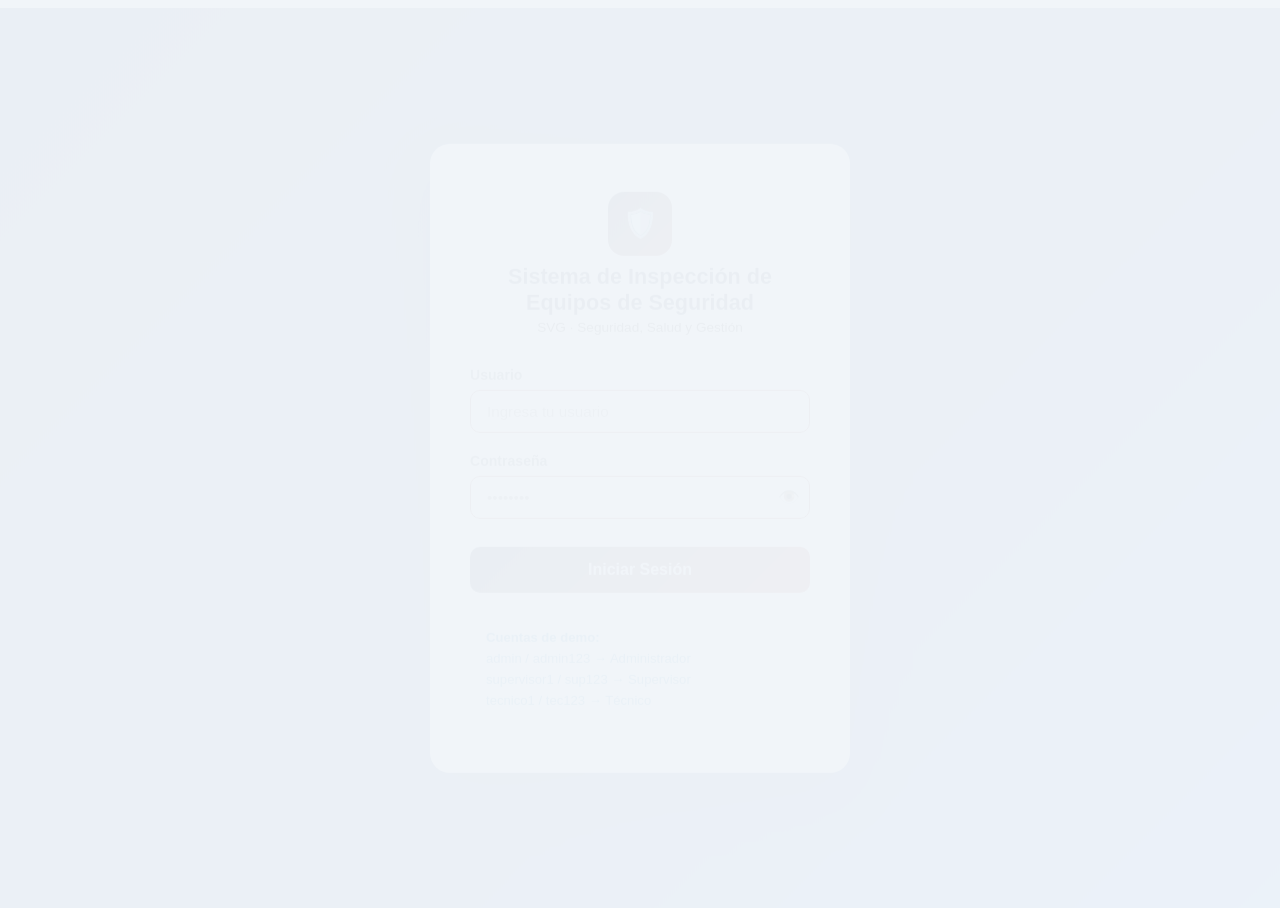
<file: index.html>
<!DOCTYPE html>
<html lang="es">
<head>
    <meta charset="UTF-8">
    <meta http-equiv="refresh" content="0; url=login_sistema_inspecciones.html">
    <title>Sistema de Inspección SST</title>
    <style>
        * {
            margin: 0;
            padding: 0;
            box-sizing: border-box;
        }
        body {
            font-family: 'Segoe UI', Arial, sans-serif;
            background: linear-gradient(135deg, #1e3c72 0%, #2a5298 60%, #3b82f6 100%);
            min-height: 100vh;
            display: flex;
            justify-content: center;
            align-items: center;
        }
        .redirect-container {
            text-align: center;
            color: white;
            padding: 40px;
            background: rgba(255,255,255,0.1);
            border-radius: 20px;
            backdrop-filter: blur(10px);
            animation: fadeIn 0.5s ease;
        }
        @keyframes fadeIn {
            from { opacity: 0; transform: translateY(20px); }
            to { opacity: 1; transform: translateY(0); }
        }
        .logo {
            font-size: 4rem;
            margin-bottom: 20px;
        }
        h1 {
            font-size: 1.8rem;
            margin-bottom: 10px;
        }
        p {
            margin-bottom: 20px;
            opacity: 0.9;
        }
        .loader {
            width: 50px;
            height: 50px;
            border: 4px solid rgba(255,255,255,0.3);
            border-top: 4px solid white;
            border-radius: 50%;
            animation: spin 1s linear infinite;
            margin: 20px auto;
        }
        @keyframes spin {
            0% { transform: rotate(0deg); }
            100% { transform: rotate(360deg); }
        }
        a {
            color: white;
            text-decoration: underline;
        }
        a:hover {
            opacity: 0.8;
        }
    </style>
</head>
<body>
    <div class="redirect-container">
        <div class="logo">🛡️</div>
        <h1>Sistema de Inspección de Equipos de Seguridad</h1>
        <p>SVG · Seguridad, Salud y Gestión</p>
        <div class="loader"></div>
        <p>Redirigiendo al inicio de sesión...</p>
        <p><small>Si no es redirigido automáticamente, <a href="login_sistema_inspecciones.html">haga clic aquí</a></small></p>
    </div>
</body>
</html>
</file>
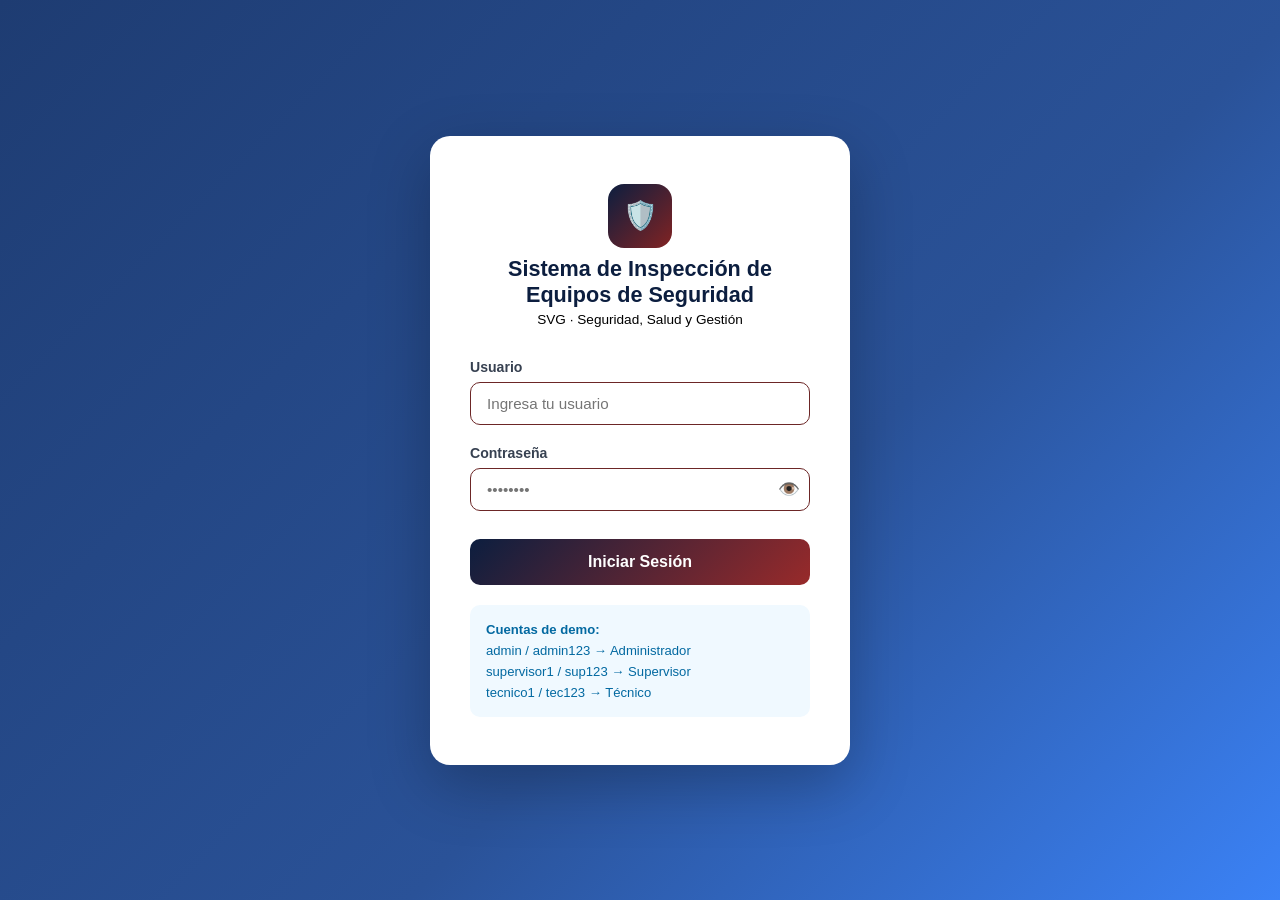
<file: login_sistema_inspecciones.html>
<!DOCTYPE html>
<html lang="es">
<head>
    <meta charset="UTF-8">
    <meta name="viewport" content="width=device-width, initial-scale=1.0, viewport-fit=cover">
    <title>Login - Sistema de Inspección SST</title>
    <style>
*{box-sizing:border-box;margin:0;padding:0;}
:root{
  --azul-oscuro:#0c1e3f;
  --azul-medio:#982a2a;
  --azul-claro:#812323;
  --verde:#16a34a;
  --rojo:#dc2626;
  --amarillo:#d97706;
  --gris-fondo:#f1f5f9;
  --gris-borde:#6c2626;
  --gris-texto:#000000;
  --blanco:#ffffff;
  --sombra:0 4px 24px rgba(30,60,114,.13);
}
body{font-family:'Segoe UI',Arial,sans-serif;background:var(--gris-fondo);min-height:100vh;}

.pantalla{display:none;min-height:100vh;animation:fadeIn .35s ease;}
.pantalla.activa{display:flex;}
@keyframes fadeIn{from{opacity:0;transform:translateY(8px);}to{opacity:1;transform:translateY(0);}}

#pantalla-login{align-items:center;justify-content:center;background:linear-gradient(135deg,#1e3c72 0%,#2a5298 60%,#3b82f6 100%);}

.login-card{
  background:white;
  border-radius:20px;
  padding:48px 40px;
  width:420px;
  max-width:95vw;
  box-shadow:0 20px 60px rgba(0,0,0,.25);
}

@media only screen and (max-width: 600px) {
  .login-card {
    width: 95% !important;
    max-width: 95% !important;
    padding: 50px 30px !important;
    margin: 10px !important;
    border-radius: 28px !important;
  }
  .login-logo h1 {
    font-size: 1.6rem !important;
  }
  .login-logo p {
    font-size: 0.9rem !important;
  }
  .login-escudo {
    width: 80px !important;
    height: 80px !important;
    font-size: 36px !important;
  }
  .login-field label {
    font-size: 1rem !important;
  }
  .login-field input {
    padding: 16px 18px !important;
    font-size: 18px !important;
  }
  .btn-login {
    padding: 16px !important;
    font-size: 1.1rem !important;
  }
}

.login-logo{text-align:center;margin-bottom:32px;}
.login-logo h1{color:var(--azul-oscuro);font-size:1.35rem;font-weight:700;margin-top:8px;}
.login-logo p{color:var(--gris-texto);font-size:.85rem;margin-top:4px;}
.login-escudo{width:64px;height:64px;background:linear-gradient(135deg,var(--azul-oscuro),var(--azul-claro));border-radius:16px;display:inline-flex;align-items:center;justify-content:center;color:white;font-size:28px;}
.login-field{margin-bottom:20px;}
.login-field label{display:block;font-weight:600;font-size:.88rem;color:#374151;margin-bottom:7px;}
.login-field input,.login-field select{width:100%;padding:12px 16px;border:1.5px solid var(--gris-borde);border-radius:10px;font-size:.95rem;outline:none;transition:border .2s;background:white;color:#1f2937;}
.login-field input:focus,.login-field select:focus{border-color:var(--azul-claro);box-shadow:0 0 0 3px rgba(59,130,246,.15);}
.btn-login{width:100%;padding:14px;background:linear-gradient(135deg,var(--azul-oscuro),var(--azul-medio));color:white;border:none;border-radius:10px;font-size:1rem;font-weight:700;cursor:pointer;transition:transform .15s,box-shadow .15s;margin-top:8px;}
.btn-login:hover{transform:translateY(-1px);box-shadow:0 6px 20px rgba(30,60,114,.4);}
.error-msg{background:#fef2f2;border:1px solid #fecaca;border-radius:8px;padding:10px 14px;color:#dc2626;font-size:.88rem;margin-top:12px;display:none;}

.app-header{background:linear-gradient(135deg,var(--azul-oscuro),var(--azul-medio));color:white;padding:14px 28px;display:flex;align-items:center;justify-content:space-between;position:sticky;top:0;z-index:100;box-shadow:0 2px 12px rgba(0,0,0,.2);}
.app-header-izq{display:flex;align-items:center;gap:14px;}
.app-header h1{font-size:1.05rem;font-weight:700;}
.app-header p{font-size:.8rem;opacity:.8;}
.badge-rol{padding:4px 12px;border-radius:20px;font-size:.78rem;font-weight:700;border:1.5px solid rgba(255,255,255,.5);}
.badge-admin{background:rgba(220,38,38,.3);}
.badge-supervisor{background:rgba(234,179,8,.3);}
.badge-tecnico{background:rgba(22,163,74,.3);}
.btn-salir{background:rgba(255,255,255,.15);border:1.5px solid rgba(255,255,255,.4);color:white;border-radius:8px;padding:7px 16px;cursor:pointer;font-size:.85rem;transition:background .2s;}
.btn-salir:hover{background:rgba(255,255,255,.25);}
.btn-volver{background:rgba(255,255,255,.1);border:1.5px solid rgba(255,255,255,.3);color:white;border-radius:8px;padding:7px 14px;cursor:pointer;font-size:.85rem;margin-right:6px;}
#pantalla-cliente{flex-direction:column;}
.cliente-cuerpo{flex:1;padding:32px 28px;}
.cliente-cuerpo h2{color:var(--azul-oscuro);font-size:1.3rem;font-weight:700;margin-bottom:6px;}
.cliente-cuerpo p{color:var(--gris-texto);font-size:.92rem;margin-bottom:28px;}
.clientes-grid{display:grid;grid-template-columns:repeat(auto-fill,minmax(200px,1fr));gap:16px;max-width:900px;}
.cliente-card{background:white;border:2px solid var(--gris-borde);border-radius:14px;padding:22px 18px;cursor:pointer;transition:all .2s;text-align:center;}
.cliente-card:hover{border-color:var(--azul-claro);box-shadow:var(--sombra);transform:translateY(-2px);}
.cliente-card:active{transform:translateY(0);}
.cliente-codigo{font-size:1.5rem;font-weight:800;color:var(--azul-oscuro);background:var(--gris-fondo);border-radius:10px;padding:8px;margin-bottom:10px;display:block;}
.cliente-nombre{font-size:.9rem;font-weight:600;color:#374151;}
.meta-box{background:white;border-radius:14px;border:1.5px solid var(--gris-borde);padding:24px;max-width:700px;margin:24px 0;}
.meta-box h3{color:var(--azul-oscuro);font-size:1rem;font-weight:700;margin-bottom:16px;}
.meta-grid-2{display:grid;grid-template-columns:1fr 1fr;gap:14px;}
.meta-field label{display:block;font-size:.82rem;font-weight:600;color:var(--gris-texto);margin-bottom:5px;text-transform:uppercase;letter-spacing:.5px;}
.meta-field input,.meta-field select{width:100%;padding:10px 14px;border:1.5px solid var(--gris-borde);border-radius:8px;font-size:.92rem;background:white;}
.meta-field input[readonly]{background:#f8fafc;color:#374151;}
.info-codigo{background:#eff6ff;border:1.5px solid #bfdbfe;border-radius:8px;padding:10px 14px;font-size:.83rem;color:#1d4ed8;margin-top:6px;display:flex;align-items:center;gap:6px;}
.btn-continuar{background:linear-gradient(135deg,var(--verde),#15803d);color:white;border:none;border-radius:10px;padding:13px 32px;font-size:.95rem;font-weight:700;cursor:pointer;transition:all .2s;margin-top:8px;}
.btn-continuar:hover{transform:translateY(-1px);box-shadow:0 6px 18px rgba(22,163,74,.35);}
.btn-continuar:disabled{background:#9ca3af;cursor:not-allowed;transform:none;box-shadow:none;}
#pantalla-modulos{flex-direction:column;}
.modulos-cuerpo{flex:1;padding:32px 28px;}
.cliente-banner{background:white;border-radius:14px;border-left:5px solid var(--azul-oscuro);padding:16px 22px;margin-bottom:28px;display:flex;align-items:center;justify-content:space-between;box-shadow:var(--sombra);flex-wrap:wrap;gap:10px;}
.cliente-banner-info h3{color:var(--azul-oscuro);font-size:1.05rem;font-weight:700;}
.cliente-banner-info p{color:var(--gris-texto);font-size:.85rem;margin-top:2px;}
.cliente-banner-meta{display:flex;gap:20px;flex-wrap:wrap;}
.meta-chip{background:var(--gris-fondo);border-radius:8px;padding:7px 14px;font-size:.82rem;}
.meta-chip span{color:var(--gris-texto);}
.meta-chip strong{color:#1f2937;display:block;font-size:.9rem;}
.modulos-grid{display:grid;grid-template-columns:repeat(auto-fill,minmax(240px,1fr));gap:20px;max-width:1000px;}
.modulo-card{background:white;border-radius:16px;border:2px solid var(--gris-borde);padding:28px 22px;cursor:pointer;transition:all .22s;text-align:center;position:relative;}
.modulo-card:hover{border-color:var(--azul-claro);box-shadow:var(--sombra);transform:translateY(-3px);}
.modulo-icono{font-size:2.5rem;margin-bottom:14px;}
.modulo-nombre{font-size:1rem;font-weight:700;color:var(--azul-oscuro);margin-bottom:6px;}
.modulo-desc{font-size:.82rem;color:var(--gris-texto);line-height:1.4;}
.modulo-badge{position:absolute;top:12px;right:12px;background:#dbeafe;color:#1d4ed8;font-size:.72rem;font-weight:700;padding:3px 10px;border-radius:20px;}
.modulo-badge.nuevo{background:#d1fae5;color:#065f46;}
.modulo-card.activo{border-color:var(--azul-oscuro);}
#pantalla-admin{flex-direction:column;}
.admin-cuerpo{flex:1;padding:32px 28px;}
.admin-tabs{display:flex;gap:10px;margin-bottom:24px;flex-wrap:wrap;}
.admin-tab{background:white;border:1.5px solid var(--gris-borde);border-radius:10px;padding:10px 20px;cursor:pointer;font-weight:600;font-size:.9rem;color:#374151;}
.admin-tab.activo{background:var(--azul-oscuro);color:white;border-color:var(--azul-oscuro);}
.admin-panel{display:none;}
.admin-panel.activo{display:block;}
.tabla-usuarios{width:100%;border-collapse:collapse;background:white;border-radius:12px;overflow:hidden;box-shadow:var(--sombra);}
.tabla-usuarios th{background:var(--azul-oscuro);color:white;padding:12px 16px;text-align:left;font-size:.88rem;}
.tabla-usuarios td{padding:12px 16px;border-bottom:1px solid var(--gris-borde);font-size:.9rem;}
.tabla-usuarios tr:last-child td{border-bottom:none;}
.tabla-usuarios tr:hover td{background:#f8fafc;}
.rol-badge{display:inline-block;padding:3px 12px;border-radius:20px;font-size:.78rem;font-weight:700;}
.rol-admin{background:#fef2f2;color:#dc2626;}
.rol-supervisor{background:#fefce8;color:#854d0e;}
.rol-tecnico{background:#f0fdf4;color:#14532d;}
.btn-accion{border:none;border-radius:7px;padding:6px 12px;cursor:pointer;font-size:.82rem;font-weight:600;}
.btn-editar{background:#dbeafe;color:#1d4ed8;}
.btn-eliminar{background:#fee2e2;color:#dc2626;}
.form-nuevo-usuario{background:white;border-radius:12px;border:1.5px solid var(--gris-borde);padding:24px;max-width:500px;margin-bottom:20px;}
.form-nuevo-usuario h3{color:var(--azul-oscuro);font-weight:700;margin-bottom:18px;}
.fu-grid{display:grid;grid-template-columns:1fr 1fr;gap:14px;margin-bottom:14px;}
.fu-field label{display:block;font-size:.83rem;font-weight:600;color:var(--gris-texto);margin-bottom:5px;}
.fu-field input,.fu-field select{width:100%;padding:9px 12px;border:1.5px solid var(--gris-borde);border-radius:8px;font-size:.88rem;}
.btn-crear-usuario{background:var(--azul-oscuro);color:white;border:none;border-radius:8px;padding:11px 22px;font-weight:700;cursor:pointer;}
.trazabilidad-lista{display:flex;flex-direction:column;gap:10px;}
.trazo-item{background:white;border-radius:10px;border-left:4px solid var(--azul-claro);padding:14px 18px;box-shadow:var(--sombra);}
.trazo-item.supervisor{border-color:var(--amarillo);}
.trazo-item.tecnico{border-color:var(--verde);}
.trazo-fecha{font-size:.8rem;color:var(--gris-texto);}
.trazo-accion{font-size:.92rem;font-weight:600;color:#1f2937;margin:3px 0;}
.trazo-usuario{font-size:.83rem;color:var(--azul-medio);}
.kpi-grid{display:grid;grid-template-columns:repeat(auto-fit,minmax(160px,1fr));gap:14px;margin-bottom:24px;}
.kpi-card{background:white;border-radius:12px;padding:20px;text-align:center;box-shadow:var(--sombra);}
.kpi-num{font-size:2rem;font-weight:800;color:var(--azul-oscuro);}
.kpi-label{font-size:.83rem;color:var(--gris-texto);margin-top:4px;}
.notif{position:fixed;top:20px;right:20px;background:var(--verde);color:white;border-radius:10px;padding:13px 20px;font-weight:600;font-size:.9rem;box-shadow:0 6px 20px rgba(0,0,0,.2);z-index:999;display:none;animation:slideIn .3s ease;}
@keyframes slideIn{from{transform:translateX(120%);}to{transform:translateX(0);}}
    </style>
</head>
<body>

<div class="notif" id="notif"></div>

<!-- ═══ LOGIN ═══ -->
<div class="pantalla activa" id="pantalla-login" style="flex-direction:column;">
  <div class="login-card" style="margin:auto;">
    <div class="login-logo">
      <div class="login-escudo">🛡️</div>
      <h1>Sistema de Inspección de<br>Equipos de Seguridad</h1>
      <p>SVG · Seguridad, Salud y Gestión</p>
    </div>
    <div class="login-field">
      <label>Usuario</label>
      <input type="text" id="inp-usuario" placeholder="Ingresa tu usuario" autocomplete="off">
    </div>
    <div class="login-field">
      <label>Contraseña</label>
      <div style="position:relative;">
        <input type="password" id="inp-password" placeholder="••••••••" onkeydown="if(event.key==='Enter')doLogin()" style="padding-right:44px; width:100%;">
        <button type="button" onclick="togglePasswordVisibility()" id="btn-toggle-pass" style="position:absolute;right:0;top:0;height:100%;width:42px;background:none;border:none;cursor:pointer;color:#6b7280;font-size:1.1rem;display:flex;align-items:center;justify-content:center;" title="Mostrar/ocultar contraseña">👁️</button>
      </div>
    </div>
    <button class="btn-login" onclick="doLogin()">Iniciar Sesión</button>
    <div class="error-msg" id="error-login">Usuario o contraseña incorrectos.</div>
    <div style="margin-top:20px;background:#f0f9ff;border-radius:10px;padding:14px 16px;font-size:.82rem;color:#0369a1;line-height:1.6;">
      <strong>Cuentas de demo:</strong><br>
      admin / admin123 → Administrador<br>
      supervisor1 / sup123 → Supervisor<br>
      tecnico1 / tec123 → Técnico
    </div>
  </div>
</div>

<!-- ═══ SELECCIÓN DE CLIENTE ═══ -->
<div class="pantalla" id="pantalla-cliente" style="flex-direction:column;">
  <div class="app-header">
    <div class="app-header-izq">
      <div>
        <div style="font-size:1.05rem;font-weight:700;">Sistema de Inspección SST</div>
        <div style="font-size:.8rem;opacity:.8;">Seleccione el cliente a inspeccionar</div>
      </div>
    </div>
    <div style="display:flex;align-items:center;gap:10px;">
      <span class="badge-rol" id="badge-rol-cli"></span>
      <span style="font-size:.88rem;opacity:.85;" id="nombre-usuario-cli"></span>
      <button class="btn-salir" onclick="cerrarSesion()">Salir</button>
    </div>
  </div>
  <div class="cliente-cuerpo">
    <h2>Selecciona el Cliente</h2>
    <p>Haz clic en un cliente para configurar la inspección</p>
    <div class="clientes-grid" id="clientes-grid"></div>

    <div class="meta-box" id="meta-box" style="display:none;">
      <h3>📋 Datos de la Inspección — <span id="meta-cliente-nombre"></span></h3>
      <div class="meta-grid-2">
        <div class="meta-field">
          <label>Código SHK</label>
          <input type="text" id="meta-codigo" readonly>
        </div>
        <div class="meta-field">
          <label>Cliente</label>
          <input type="text" id="meta-cliente" readonly>
        </div>
        <div class="meta-field">
          <label>Sede / Proceso</label>
          <input type="text" id="meta-sede" placeholder="Ej: Planta Principal, Almacén 1...">
        </div>
        <div class="meta-field">
          <label>Fecha de Inspección</label>
          <input type="date" id="meta-fecha">
        </div>
        <div class="meta-field" style="grid-column:span 2;">
          <label>Código de Formato</label>
          <input type="text" id="meta-codigo-formato" readonly>
          <div class="info-codigo">ℹ️ Se genera automáticamente — número único correlativo por inspección</div>
        </div>
      </div>
      <button class="btn-continuar" id="btn-continuar" onclick="irAModulos()" disabled>Continuar a Módulos →</button>
    </div>
  </div>
</div>

<!-- ═══ MÓDULOS ═══ -->
<div class="pantalla" id="pantalla-modulos" style="flex-direction:column;">
  <div class="app-header">
    <div class="app-header-izq">
      <button class="btn-volver" onclick="irAClientes()">← Volver</button>
      <div>
        <div style="font-size:1.05rem;font-weight:700;">Módulos de Inspección</div>
        <div style="font-size:.8rem;opacity:.8;" id="header-cliente-modulos"></div>
      </div>
    </div>
    <div style="display:flex;align-items:center;gap:10px;">
      <span class="badge-rol" id="badge-rol-mod"></span>
      <span style="font-size:.88rem;opacity:.85;" id="nombre-usuario-mod"></span>
      <button class="btn-salir" onclick="cerrarSesion()">Salir</button>
    </div>
  </div>
  <div class="modulos-cuerpo">
    <div class="cliente-banner">
      <div class="cliente-banner-info">
        <h3 id="banner-cliente-nombre"></h3>
        <p id="banner-sede"></p>
      </div>
      <div class="cliente-banner-meta">
        <div class="meta-chip"><span>Código SHK</span><strong id="banner-codigo"></strong></div>
        <div class="meta-chip"><span>Fecha</span><strong id="banner-fecha"></strong></div>
        <div class="meta-chip"><span>Formato</span><strong id="banner-formato"></strong></div>
        <div class="meta-chip"><span>Inspector</span><strong id="banner-inspector"></strong></div>
      </div>
    </div>
    <h2 style="color:var(--azul-oscuro);margin-bottom:6px;font-size:1.15rem;">Selecciona el Módulo de Inspección</h2>
    <p style="color:var(--gris-texto);font-size:.9rem;margin-bottom:22px;">Todos los módulos comparten el cliente y datos de esta sesión</p>
    <div class="modulos-grid">
      <div class="modulo-card activo" onclick="abrirModuloExtintores()">
        <div class="modulo-badge activo">Activo</div>
        <div class="modulo-icono">🧯</div>
        <div class="modulo-nombre">Extintores Portátiles</div>
        <div class="modulo-desc">Inspección de EEP, anomalías, manómetros, fechas de carga y PH</div>
      </div>
      <div class="modulo-card" onclick="notif('Módulo en desarrollo próximamente','warn')">
        <div class="modulo-badge nuevo" style="background:#fef3c7;color:#92400e;">Próximo</div>
        <div class="modulo-icono">🚒</div>
        <div class="modulo-nombre">Equipos Contra Incendio</div>
        <div class="modulo-desc">Gabinetes, mangueras, rociadores y detectores de humo</div>
      </div>
      <div class="modulo-card" onclick="notif('Módulo en desarrollo próximamente','warn')">
        <div class="modulo-badge nuevo" style="background:#fef3c7;color:#92400e;">Próximo</div>
        <div class="modulo-icono">🦺</div>
        <div class="modulo-nombre">EPP Personal</div>
        <div class="modulo-desc">Cascos, arneses, lentes, guantes y equipos de protección individual</div>
      </div>
      <div class="modulo-card" onclick="notif('Módulo en desarrollo próximamente','warn')">
        <div class="modulo-badge nuevo" style="background:#fef3c7;color:#92400e;">Próximo</div>
        <div class="modulo-icono">⚡</div>
        <div class="modulo-nombre">Instalaciones Eléctricas</div>
        <div class="modulo-desc">Tableros, pozos a tierra, interruptores y puntos de fuerza</div>
      </div>
      <div class="modulo-card" onclick="notif('Módulo en desarrollo próximamente','warn')">
        <div class="modulo-badge nuevo" style="background:#fef3c7;color:#92400e;">Próximo</div>
        <div class="modulo-icono">🚪</div>
        <div class="modulo-nombre">Señalización y Evacu.</div>
        <div class="modulo-desc">Señales de seguridad, rutas de evacuación y puntos de reunión</div>
      </div>
    </div>
  </div>
</div>

<!-- ═══ ADMIN ═══ -->
<div class="pantalla" id="pantalla-admin" style="flex-direction:column;">
  <div class="app-header">
    <div class="app-header-izq">
      <div>
        <div style="font-size:1.05rem;font-weight:700;">Panel de Administración</div>
        <div style="font-size:.8rem;opacity:.8;">Gestión de usuarios, accesos y trazabilidad</div>
      </div>
    </div>
    <div style="display:flex;align-items:center;gap:10px;">
      <span class="badge-rol badge-admin">Administrador</span>
      <span style="font-size:.88rem;opacity:.85;" id="nombre-usuario-admin"></span>
      <button class="btn-salir" onclick="cerrarSesion()">Salir</button>
    </div>
  </div>
  <div class="admin-cuerpo">
    <div class="kpi-grid">
      <div class="kpi-card"><div class="kpi-num" id="kpi-total-usuarios">0</div><div class="kpi-label">Usuarios totales</div></div>
      <div class="kpi-card"><div class="kpi-num" id="kpi-supervisores">0</div><div class="kpi-label">Supervisores</div></div>
      <div class="kpi-card"><div class="kpi-num" id="kpi-tecnicos">0</div><div class="kpi-label">Técnicos</div></div>
      <div class="kpi-card"><div class="kpi-num" id="kpi-inspecciones">0</div><div class="kpi-label">Inspecciones registradas</div></div>
    </div>

    <div class="admin-tabs">
      <button class="admin-tab activo" onclick="switchAdminTab('usuarios',this)">👥 Usuarios</button>
      <button class="admin-tab" onclick="switchAdminTab('trazabilidad',this)">📋 Trazabilidad</button>
      <button class="admin-tab" onclick="switchAdminTab('nuevo',this)">➕ Crear Usuario</button>
    </div>

    <div class="admin-panel activo" id="admin-usuarios">
      <table class="tabla-usuarios" id="tabla-usuarios">
        <thead><tr><th>Usuario</th><th>Nombre</th><th>Rol</th><th>Último acceso</th><th>Acciones</th></tr></thead>
        <tbody id="tbody-usuarios"></tbody>
      </table>
    </div>

    <div class="admin-panel" id="admin-trazabilidad">
      <div class="trazabilidad-lista" id="lista-trazabilidad"></div>
    </div>

    <div class="admin-panel" id="admin-nuevo">
      <div class="form-nuevo-usuario">
        <h3>Crear nuevo usuario</h3>
        <div class="fu-grid">
          <div class="fu-field"><label>Usuario (login)</label><input type="text" id="nu-usuario" placeholder="ej: tecnico2"></div>
          <div class="fu-field"><label>Contraseña</label><input type="password" id="nu-password" placeholder="mínimo 6 chars"></div>
          <div class="fu-field"><label>Nombre completo</label><input type="text" id="nu-nombre" placeholder="Juan Pérez"></div>
          <div class="fu-field"><label>Rol</label>
            <select id="nu-rol">
              <option value="supervisor">Supervisor</option>
              <option value="tecnico">Técnico</option>
            </select>
          </div>
        </div>
        <button class="btn-crear-usuario" onclick="crearUsuario()">Crear Usuario</button>
      </div>
    </div>
  </div>
</div>

<script>
// ========== USUARIOS Y DATOS ==========
const USUARIOS = [
  {id:1,usuario:"admin",password:"admin123",nombre:"Administrador SVG",rol:"admin",ultimoAcceso:"2025-05-24 09:12"},
  {id:2,usuario:"supervisor1",password:"sup123",nombre:"Carlos Ramírez",rol:"supervisor",ultimoAcceso:"2025-05-23 14:30"},
  {id:3,usuario:"tecnico1",password:"tec123",nombre:"María Torres",rol:"tecnico",ultimoAcceso:"2025-05-24 08:45"},
  {id:4,usuario:"supervisor2",password:"sup456",nombre:"Luis Mendoza",rol:"supervisor",ultimoAcceso:"2025-05-22 11:00"},
];

const CLIENTES = {
  "100":"Siviack","101":"CCH","102":"QARA","103":"4OS","104":"UTM",
  "105":"SDB","106":"KDC","107":"NTM","108":"NGT","109":"CSC","110":"SSR"
};

let contadorInspecciones = 47;

const TRAZABILIDAD = [
  {fecha:"2025-05-24 09:05",usuario:"supervisor1",rol:"supervisor",accion:"Inspección registrada — Cliente: Siviack (100) — EEP: EXT-001"},
  {fecha:"2025-05-24 08:50",usuario:"tecnico1",rol:"tecnico",accion:"Inicio de sesión exitoso"},
  {fecha:"2025-05-23 16:22",usuario:"supervisor1",rol:"supervisor",accion:"Exportó informe PDF — Cliente: SDB (105)"},
  {fecha:"2025-05-23 14:35",usuario:"supervisor2",rol:"supervisor",accion:"Inspección registrada — Cliente: CCH (101) — EEP: EXT-003"},
  {fecha:"2025-05-23 10:00",usuario:"tecnico1",rol:"tecnico",accion:"Inspección registrada — Cliente: QARA (102) — EEP: EXT-007"},
];

let sesion = null;
let clienteSeleccionado = null;

// ========== PERSISTENCIA DE SESIÓN ==========
function guardarSesionEnStorage(user) {
  localStorage.setItem('sesion_activa', JSON.stringify({
    id: user.id,
    usuario: user.usuario,
    nombre: user.nombre,
    rol: user.rol,
    ultimoAcceso: user.ultimoAcceso,
    timestamp: Date.now()
  }));
}

function recuperarSesionStorage() {
  const guardada = localStorage.getItem('sesion_activa');
  if (!guardada) return null;
  const sesionData = JSON.parse(guardada);
  const usuarioCompleto = USUARIOS.find(u => u.usuario === sesionData.usuario);
  if (usuarioCompleto) return usuarioCompleto;
  return null;
}

function limpiarSesionStorage() {
  localStorage.removeItem('sesion_activa');
  localStorage.removeItem('datosInspeccion');
}

// ========== FUNCIONES PRINCIPALES ==========
function pantalla(id){
  document.querySelectorAll('.pantalla').forEach(p=>p.classList.remove('activa'));
  document.getElementById('pantalla-'+id).classList.add('activa');
}

function togglePasswordVisibility(){
  const inp = document.getElementById('inp-password');
  const btn = document.getElementById('btn-toggle-pass');
  if(inp.type==='password'){
    inp.type='text';
    btn.textContent='🙈';
    btn.title='Ocultar contraseña';
  } else {
    inp.type='password';
    btn.textContent='👁️';
    btn.title='Mostrar contraseña';
  }
}

function doLogin(){
  const u = document.getElementById('inp-usuario').value.trim();
  const p = document.getElementById('inp-password').value;
  const err = document.getElementById('error-login');
  const user = USUARIOS.find(x=>x.usuario===u && x.password===p);
  if(!user){ err.style.display='block'; return; }
  err.style.display='none';
  sesion = user;
  guardarSesionEnStorage(user);
  registrarTrazabilidad(user.usuario, user.rol, 'Inicio de sesión exitoso');
  if(user.rol==='admin'){ irAAdmin(); }
  else { irAClientes(); }
}

function irAAdmin(){
  document.getElementById('nombre-usuario-admin').textContent = sesion.nombre;
  actualizarKPIs();
  renderTablaUsuarios();
  renderTrazabilidad();
  pantalla('admin');
}

function irAClientes(){
  window.history.replaceState({}, document.title, window.location.pathname);
  document.getElementById('badge-rol-cli').textContent = rolTexto(sesion.rol);
  document.getElementById('badge-rol-cli').className = 'badge-rol badge-'+sesion.rol;
  document.getElementById('nombre-usuario-cli').textContent = sesion.nombre;
  renderClientesGrid();
  pantalla('cliente');
}

function irAModulos(){
  const sede = document.getElementById('meta-sede').value.trim();
  if(!sede){ notif('Ingresa la sede / proceso','warn'); return; }
  const fecha = document.getElementById('meta-fecha').value;
  if(!fecha){ notif('Selecciona la fecha de inspección','warn'); return; }
  document.getElementById('header-cliente-modulos').textContent = CLIENTES[clienteSeleccionado]+' ('+clienteSeleccionado+') · '+sede;
  document.getElementById('badge-rol-mod').textContent = rolTexto(sesion.rol);
  document.getElementById('badge-rol-mod').className = 'badge-rol badge-'+sesion.rol;
  document.getElementById('nombre-usuario-mod').textContent = sesion.nombre;
  document.getElementById('banner-cliente-nombre').textContent = CLIENTES[clienteSeleccionado];
  document.getElementById('banner-sede').textContent = sede;
  document.getElementById('banner-codigo').textContent = clienteSeleccionado;
  document.getElementById('banner-fecha').textContent = fecha;
  document.getElementById('banner-formato').textContent = document.getElementById('meta-codigo-formato').value;
  document.getElementById('banner-inspector').textContent = sesion.nombre;
  registrarTrazabilidad(sesion.usuario, sesion.rol, 'Inicio de inspección — Cliente: '+CLIENTES[clienteSeleccionado]+' ('+clienteSeleccionado+') — Sede: '+sede);
  pantalla('modulos');
}

function renderClientesGrid(){
  const g = document.getElementById('clientes-grid');
  g.innerHTML = '';
  Object.entries(CLIENTES).forEach(([cod,nom])=>{
    const d = document.createElement('div');
    d.className = 'cliente-card';
    d.innerHTML = `<span class="cliente-codigo">${cod}</span><div class="cliente-nombre">${nom}</div>`;
    d.onclick = (e)=>seleccionarCliente(cod,nom,e);
    g.appendChild(d);
  });
}

function seleccionarCliente(cod,nom,event){
  clienteSeleccionado = cod;
  document.querySelectorAll('.cliente-card').forEach(c=>{
    c.style.borderColor='';
    c.style.boxShadow='';
  });
  event.currentTarget.style.borderColor='var(--azul-claro)';
  event.currentTarget.style.boxShadow='var(--sombra)';
  contadorInspecciones++;
  const numFormato = String(contadorInspecciones).padStart(4,'0');
  const hoy = new Date().toISOString().split('T')[0];
  document.getElementById('meta-codigo').value = cod;
  document.getElementById('meta-cliente').value = nom;
  document.getElementById('meta-fecha').value = hoy;
  document.getElementById('meta-codigo-formato').value = `FO-UIG-DIN-GO-OS-${numFormato}`;
  document.getElementById('meta-cliente-nombre').textContent = nom;
  document.getElementById('meta-sede').value = '';
  const box = document.getElementById('meta-box');
  box.style.display='block';
  const btn = document.getElementById('btn-continuar');
  btn.disabled = false;
  document.getElementById('meta-sede').oninput = ()=>{
    btn.disabled = !document.getElementById('meta-sede').value.trim();
  };
  btn.disabled = true;
  box.scrollIntoView({behavior:'smooth',block:'nearest'});
}

function guardarUsuariosStorage(){
  localStorage.setItem('svg_usuarios', JSON.stringify(USUARIOS));
}

function cargarUsuariosStorage(){
  const guardados = localStorage.getItem('svg_usuarios');
  if(guardados){
    try{
      const u = JSON.parse(guardados);
      // Fusionar: mantener admin siempre, actualizar/añadir el resto
      u.forEach(ug=>{
        const idx = USUARIOS.findIndex(x=>x.id===ug.id);
        if(idx===-1) USUARIOS.push(ug);
        else if(ug.rol!=='admin') USUARIOS[idx]=ug;
      });
    }catch(e){}
  }
}

function renderTablaUsuarios(){
  const tbody = document.getElementById('tbody-usuarios');
  tbody.innerHTML = '';
  USUARIOS.filter(u=>u.rol!=='admin').forEach(u=>{
    const tr = document.createElement('tr');
    tr.innerHTML = `
      <td><strong>${u.usuario}</strong></td>
      <td>${u.nombre}</td>
      <td><span class="rol-badge rol-${u.rol}">${rolTexto(u.rol)}</span></td>
      <td>${u.ultimoAcceso}</td>
      <td>
        <button class="btn-accion btn-editar" onclick="abrirModalEditarUsuario(${u.id})">✏️ Editar</button>
        <button class="btn-accion btn-eliminar" onclick="eliminarUsuario(${u.id})" style="margin-left:6px;">🗑️ Eliminar</button>
      </td>`;
    tbody.appendChild(tr);
  });
}

function abrirModalEditarUsuario(id){
  const u = USUARIOS.find(x=>x.id===id);
  if(!u) return;
  document.getElementById('edit-id').value = u.id;
  document.getElementById('edit-usuario').value = u.usuario;
  document.getElementById('edit-nombre').value = u.nombre;
  document.getElementById('edit-password').value = '';
  document.getElementById('edit-rol').value = u.rol;
  document.getElementById('modal-editar-usuario').style.display='flex';
}

function cerrarModalEditarUsuario(){
  document.getElementById('modal-editar-usuario').style.display='none';
}

function guardarEdicionUsuario(){
  const id = parseInt(document.getElementById('edit-id').value);
  const usuario = document.getElementById('edit-usuario').value.trim();
  const nombre = document.getElementById('edit-nombre').value.trim();
  const password = document.getElementById('edit-password').value;
  const rol = document.getElementById('edit-rol').value;
  if(!usuario||!nombre){notif('Completa usuario y nombre','warn');return;}
  // Verificar duplicado (excluyendo el mismo usuario)
  if(USUARIOS.find(x=>x.usuario===usuario && x.id!==id)){notif('Ya existe ese nombre de usuario','warn');return;}
  const idx = USUARIOS.findIndex(x=>x.id===id);
  if(idx===-1) return;
  USUARIOS[idx].usuario = usuario;
  USUARIOS[idx].nombre = nombre;
  USUARIOS[idx].rol = rol;
  if(password && password.length>=6) USUARIOS[idx].password = password;
  else if(password && password.length>0 && password.length<6){notif('La contraseña debe tener al menos 6 caracteres','warn');return;}
  guardarUsuariosStorage();
  registrarTrazabilidad('admin','admin','Editó usuario: '+usuario+' ('+rolTexto(rol)+')');
  actualizarKPIs();
  renderTablaUsuarios();
  cerrarModalEditarUsuario();
  notif('Usuario '+usuario+' actualizado ✓');
}

function eliminarUsuario(id){
  const u = USUARIOS.find(x=>x.id===id);
  if(!u) return;
  if(!confirm('¿Eliminar al usuario "'+u.nombre+'" ('+u.usuario+')?\n\nEsta acción no se puede deshacer.')) return;
  const idx = USUARIOS.findIndex(x=>x.id===id);
  USUARIOS.splice(idx,1);
  guardarUsuariosStorage();
  registrarTrazabilidad('admin','admin','Eliminó usuario: '+u.usuario);
  actualizarKPIs();
  renderTablaUsuarios();
  notif('Usuario eliminado','warn');
}

function renderTrazabilidad(){
  const lista = document.getElementById('lista-trazabilidad');
  lista.innerHTML = '';
  TRAZABILIDAD.forEach(t=>{
    const d = document.createElement('div');
    d.className = 'trazo-item '+t.rol;
    d.innerHTML = `<div class="trazo-fecha">🕐 ${t.fecha}</div><div class="trazo-accion">${t.accion}</div><div class="trazo-usuario">👤 ${t.usuario} · <span class="rol-badge rol-${t.rol}">${rolTexto(t.rol)}</span></div>`;
    lista.appendChild(d);
  });
}

function actualizarKPIs(){
  const sups = USUARIOS.filter(u=>u.rol==='supervisor').length;
  const tecs = USUARIOS.filter(u=>u.rol==='tecnico').length;
  document.getElementById('kpi-total-usuarios').textContent = USUARIOS.filter(u=>u.rol!=='admin').length;
  document.getElementById('kpi-supervisores').textContent = sups;
  document.getElementById('kpi-tecnicos').textContent = tecs;
  document.getElementById('kpi-inspecciones').textContent = contadorInspecciones;
}

function crearUsuario(){
  const u = document.getElementById('nu-usuario').value.trim();
  const p = document.getElementById('nu-password').value;
  const n = document.getElementById('nu-nombre').value.trim();
  const r = document.getElementById('nu-rol').value;
  if(!u||!p||!n){ notif('Completa todos los campos','warn'); return; }
  if(p.length<6){ notif('La contraseña debe tener al menos 6 caracteres','warn'); return; }
  if(USUARIOS.find(x=>x.usuario===u)){ notif('Ya existe un usuario con ese nombre','warn'); return; }
  const nuevoId = USUARIOS.length+1;
  USUARIOS.push({id:nuevoId,usuario:u,password:p,nombre:n,rol:r,ultimoAcceso:'—'});
  registrarTrazabilidad('admin','admin','Creó usuario: '+u+' ('+rolTexto(r)+')');
  document.getElementById('nu-usuario').value='';
  document.getElementById('nu-password').value='';
  document.getElementById('nu-nombre').value='';
  actualizarKPIs();
  renderTablaUsuarios();
  notif('Usuario '+u+' creado correctamente ✓');
  switchAdminTab('usuarios', document.querySelector('.admin-tab'));
}

function registrarTrazabilidad(usuario,rol,accion){
  const ahora = new Date();
  const fecha = ahora.toISOString().slice(0,16).replace('T',' ');
  TRAZABILIDAD.unshift({fecha,usuario,rol,accion});
}

function switchAdminTab(id,btn){
  document.querySelectorAll('.admin-tab').forEach(t=>t.classList.remove('activo'));
  document.querySelectorAll('.admin-panel').forEach(p=>p.classList.remove('activo'));
  btn.classList.add('activo');
  document.getElementById('admin-'+id).classList.add('activo');
  if(id==='trazabilidad') renderTrazabilidad();
}

function cerrarSesion(){
  sesion=null; 
  clienteSeleccionado=null;
  limpiarSesionStorage();
  document.getElementById('inp-usuario').value='';
  document.getElementById('inp-password').value='';
  document.getElementById('meta-box').style.display='none';
  window.history.replaceState({}, document.title, window.location.pathname);
  pantalla('login');
}

function rolTexto(r){
  return {admin:'Administrador',supervisor:'Supervisor',tecnico:'Técnico'}[r]||r;
}

let notifTimer;
function notif(msg, tipo='ok'){
  const el = document.getElementById('notif');
  el.textContent = msg;
  el.style.background = tipo==='warn'?'var(--amarillo)':tipo==='info'?'var(--azul-claro)':'var(--verde)';
  el.style.display='block';
  clearTimeout(notifTimer);
  notifTimer = setTimeout(()=>el.style.display='none',3000);
}

function abrirModuloExtintores() {
  const datosSesion = {
    usuario: sesion.usuario,
    nombre: sesion.nombre,
    rol: sesion.rol,
    codigoSHK: clienteSeleccionado,
    cliente: CLIENTES[clienteSeleccionado],
    sede: document.getElementById('meta-sede').value,
    fecha: document.getElementById('meta-fecha').value,
    codigoFormato: document.getElementById('meta-codigo-formato').value
  };
  localStorage.setItem("datosInspeccion", JSON.stringify(datosSesion));
  window.location.href = "modulo_extintores.html";
}

function verificarRedireccion() {
  const urlParams = new URLSearchParams(window.location.search);
  const mostrar = urlParams.get('mostrar');
  if (!sesion) { sesion = recuperarSesionStorage(); }
  if (!sesion) return;
  if (mostrar === 'clientes') { irAClientes(); }
}

document.addEventListener('DOMContentLoaded', () => {
  cargarUsuariosStorage();
  sesion = recuperarSesionStorage();
  if (sesion && document.getElementById('pantalla-login').classList.contains('activa')) {
    if (sesion.rol === 'admin') { irAAdmin(); } else { irAClientes(); }
  }
  verificarRedireccion();
});
</script>

<!-- Modal editar usuario -->
<div id="modal-editar-usuario" style="display:none;position:fixed;top:0;left:0;width:100%;height:100%;background:rgba(0,0,0,0.5);z-index:999;justify-content:center;align-items:center;">
  <div style="background:white;border-radius:16px;width:480px;max-width:95vw;padding:32px;box-shadow:0 20px 60px rgba(0,0,0,.25);">
    <div style="display:flex;justify-content:space-between;align-items:center;margin-bottom:24px;">
      <h3 style="color:#0c1e3f;font-size:1.1rem;">✏️ Editar Usuario</h3>
      <button onclick="cerrarModalEditarUsuario()" style="background:#f1f5f9;border:none;border-radius:8px;padding:6px 12px;cursor:pointer;font-size:1.1rem;">✖</button>
    </div>
    <input type="hidden" id="edit-id">
    <div class="fu-grid">
      <div class="fu-field"><label>Usuario (login)</label><input type="text" id="edit-usuario" placeholder="ej: tecnico2"></div>
      <div class="fu-field"><label>Nueva contraseña <small style="color:#9ca3af;">(vacío = no cambiar)</small></label><input type="password" id="edit-password" placeholder="mínimo 6 chars"></div>
      <div class="fu-field"><label>Nombre completo</label><input type="text" id="edit-nombre" placeholder="Juan Pérez"></div>
      <div class="fu-field"><label>Rol</label>
        <select id="edit-rol">
          <option value="supervisor">Supervisor</option>
          <option value="tecnico">Técnico</option>
        </select>
      </div>
    </div>
    <div style="display:flex;gap:10px;margin-top:20px;justify-content:flex-end;">
      <button onclick="cerrarModalEditarUsuario()" style="background:#f1f5f9;border:none;border-radius:8px;padding:10px 20px;cursor:pointer;font-weight:600;">Cancelar</button>
      <button onclick="guardarEdicionUsuario()" style="background:linear-gradient(135deg,#0c1e3f,#982a2a);color:white;border:none;border-radius:8px;padding:10px 24px;font-weight:700;cursor:pointer;">💾 Guardar cambios</button>
    </div>
  </div>
</div>

</body>
</html>
</file>
